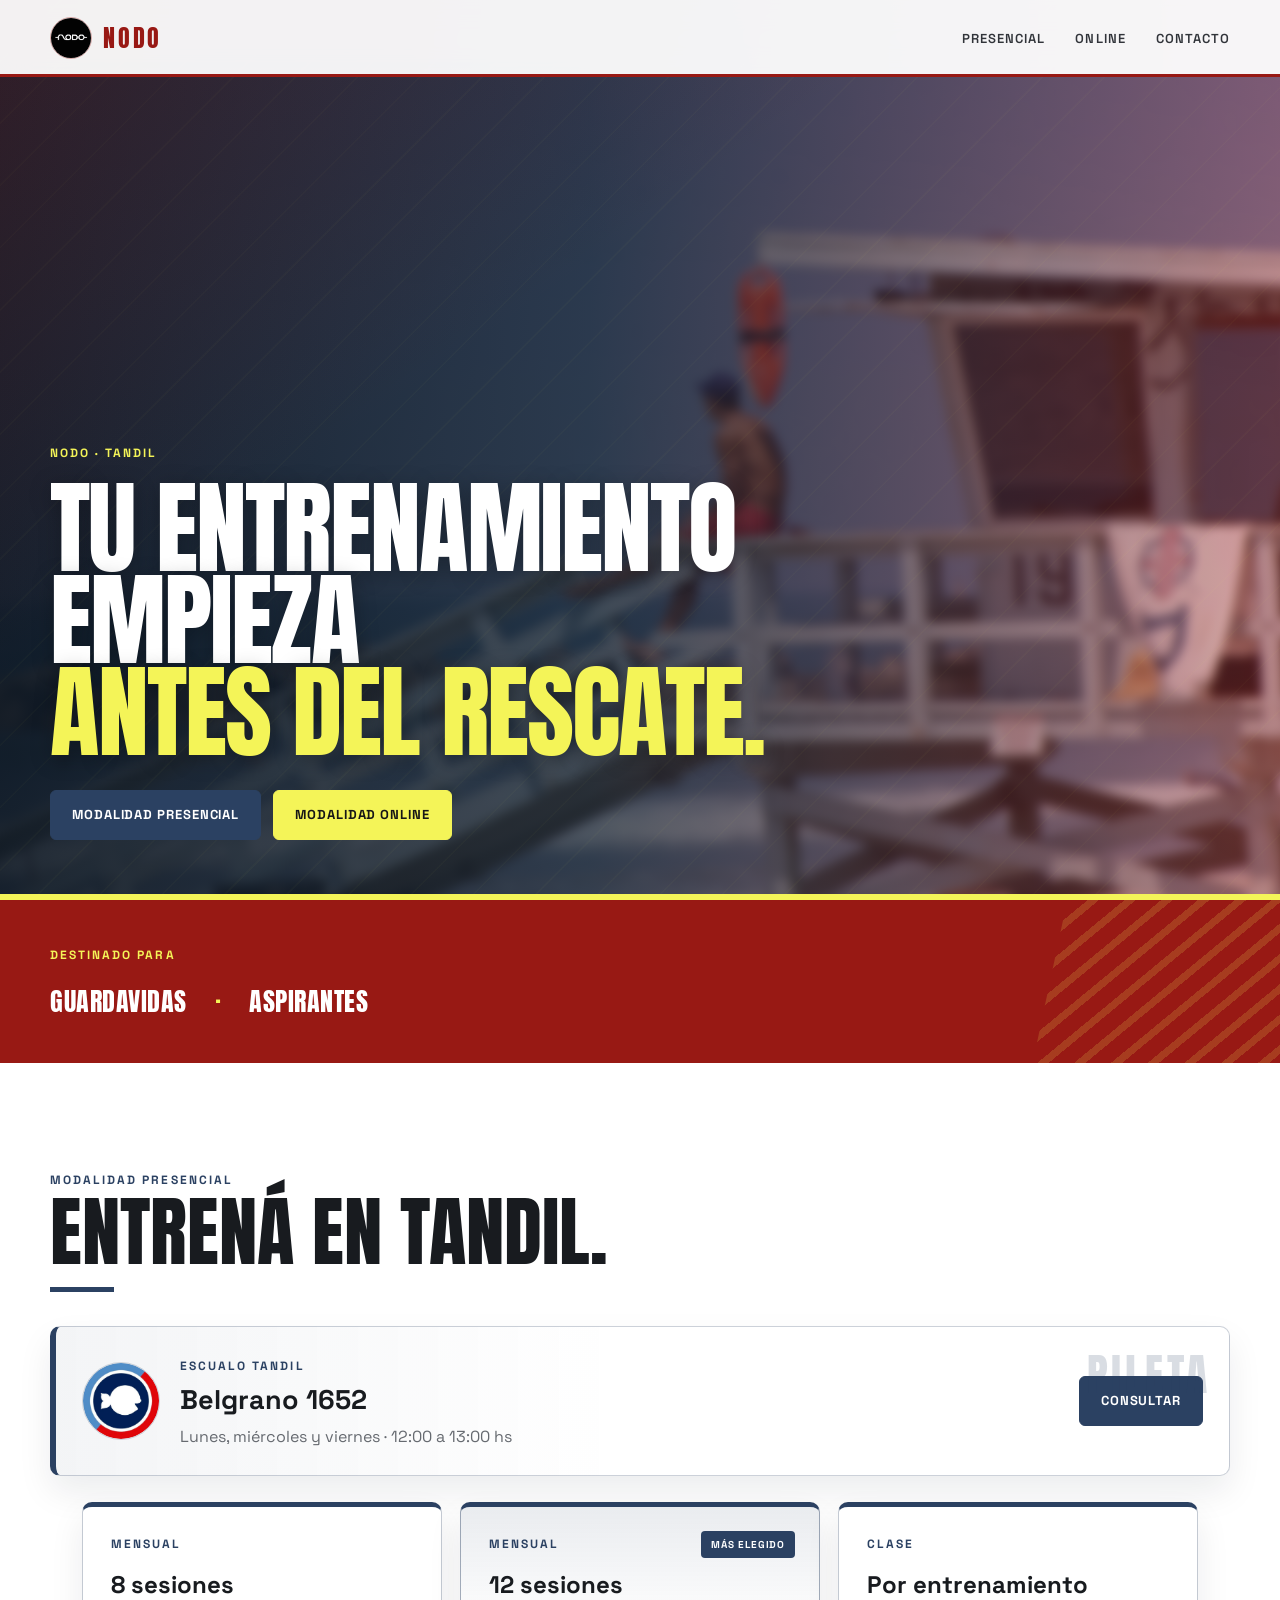
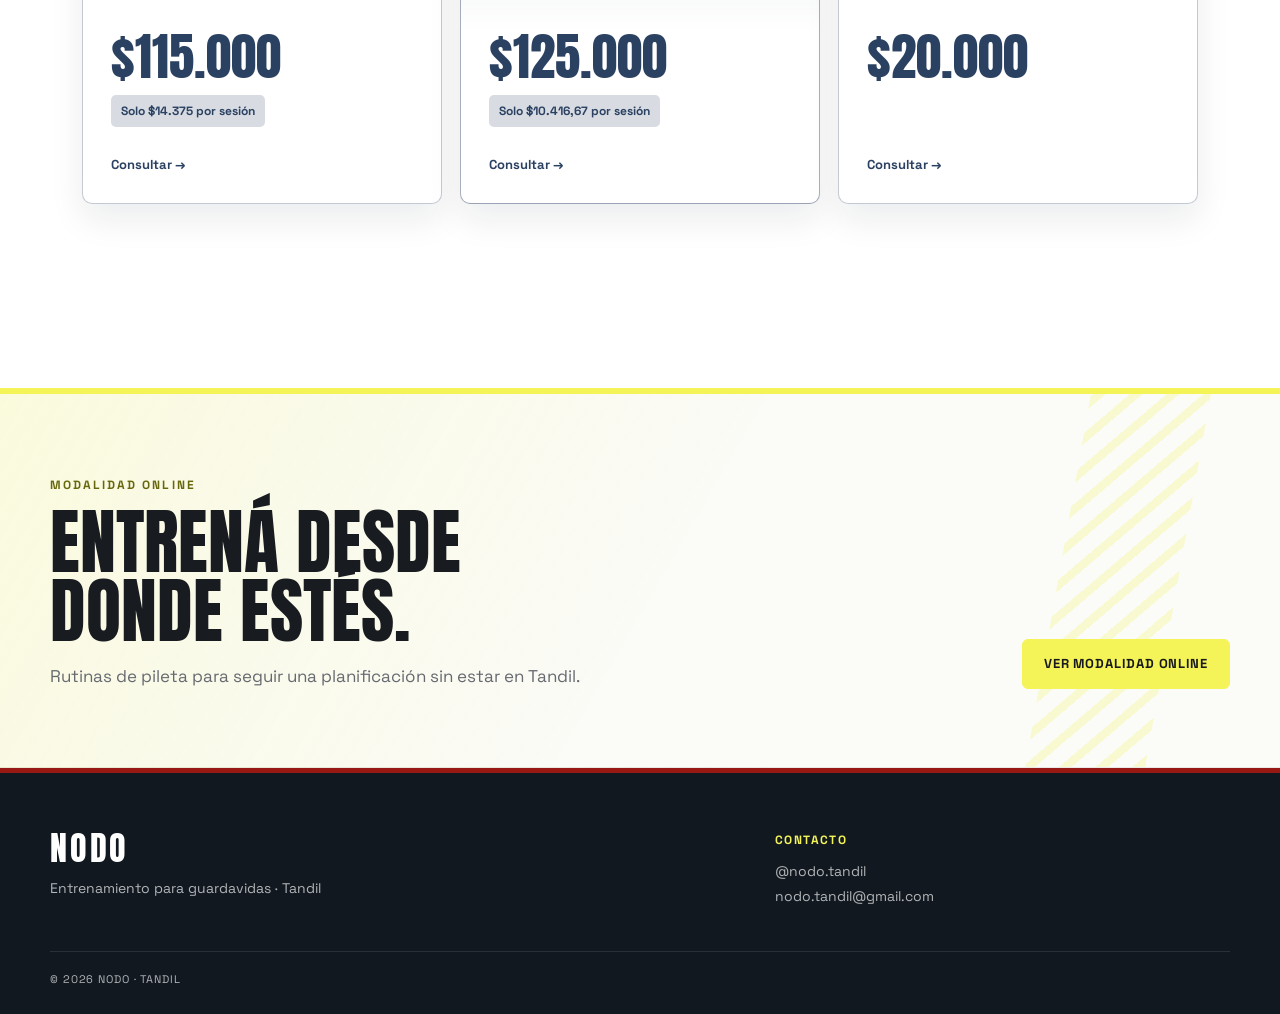
<file: index.html>
<!DOCTYPE html>
<html lang="es">
<head>
  <meta charset="UTF-8" />
  <meta name="viewport" content="width=device-width, initial-scale=1.0" />
  <meta name="description" content="NODO Tandil. Entrenamiento para guardavidas y aspirantes, presencial y online." />
  <title>NODO | Entrenamiento para Guardavidas</title>
  <link rel="icon" type="image/png" href="img/imglogo.png">
  <link rel="preconnect" href="https://fonts.googleapis.com">
  <link rel="preconnect" href="https://fonts.gstatic.com" crossorigin>
  <link href="https://fonts.googleapis.com/css2?family=Anton&family=Space+Grotesk:wght@400;500;600;700&display=swap" rel="stylesheet">
  <link rel="stylesheet" href="css/style.css" />
</head>

<body>
  <header class="header">
    <nav class="nav" aria-label="Navegación principal">
      <a class="logo-container" href="#inicio" aria-label="NODO Tandil - Inicio">
        <img class="logo-img" src="img/logo_nodo.png" alt="" />
        <span class="logo">NODO</span>
      </a>

      <button class="menu-btn" id="menuBtn" aria-label="Abrir menú" aria-expanded="false">☰</button>

      <ul class="nav-links" id="navLinks">
        <li><a href="#presencial">Presencial</a></li>
        <li><a href="rutinas.html">Online</a></li>
        <li><a href="#contacto">Contacto</a></li>
      </ul>
    </nav>
  </header>

  <main>
    <section class="hero" id="inicio">
      <div class="hero-overlay"></div>
      <div class="hero-content">
        <span class="tag">NODO · TANDIL</span>
        <h1>TU ENTRENAMIENTO EMPIEZA <em>ANTES DEL RESCATE.</em></h1>

        <div class="hero-buttons">
          <a href="#presencial" class="btn presencial-action">Modalidad presencial</a>
          <a href="rutinas.html" class="btn online-action">Modalidad online</a>
        </div>
      </div>
    </section>

    <section class="goals-section">
      <div class="goals-inner">
        <span class="eyebrow">DESTINADO PARA</span>
        <div class="goals-list" aria-label="Destinatarios">
          <span>Guardavidas</span>
          <span>Aspirantes</span>
        </div>
      </div>
    </section>

    <section class="section presencial-section" id="presencial">
      <div class="section-title">
        <span>MODALIDAD PRESENCIAL</span>
        <h2>ENTRENÁ EN TANDIL.</h2>
      </div>

      <div class="location-panel">
        <div class="location-main">
          <img src="img/logo_escualo.jpg" alt="Logo Escualo Tandil" class="logo-escualo" />
          <div>
            <span class="mini-title">ESCUALO TANDIL</span>
            <h3>Belgrano 1652</h3>
            <p>Lunes, miércoles y viernes · 12:00 a 13:00 hs</p>
          </div>
        </div>
        <a href="https://wa.me/5492494324794" target="_blank" rel="noopener" class="btn primary">Consultar</a>
      </div>

      <div class="price-grid presencial-price-grid">
        <article class="price-card">
          <span class="plan-label">MENSUAL</span>
          <h3>8 sesiones</h3>
          <p class="price">$115.000</p>
          <p class="highlight">Solo $14.375 por sesión</p>
          <a href="https://wa.me/5492494324794" target="_blank" rel="noopener" class="card-cta">Consultar →</a>
        </article>

        <article class="price-card featured">
          <span class="badge">MÁS ELEGIDO</span>
          <span class="plan-label">MENSUAL</span>
          <h3>12 sesiones</h3>
          <p class="price">$125.000</p>
          <p class="highlight">Solo $10.416,67 por sesión</p>
          <a href="https://wa.me/5492494324794" target="_blank" rel="noopener" class="card-cta">Consultar →</a>
        </article>

        <article class="price-card">
          <span class="plan-label">CLASE</span>
          <h3>Por entrenamiento</h3>
          <p class="price">$20.000</p>
          <a href="https://wa.me/5492494324794" target="_blank" rel="noopener" class="card-cta">Consultar →</a>
        </article>
      </div>
    </section>

    <section class="online-cta" id="online">
      <div class="online-cta-inner">
        <div>
          <span class="eyebrow">MODALIDAD ONLINE</span>
          <h2>ENTRENÁ DESDE<br>DONDE ESTÉS.</h2>
          <p>Rutinas de pileta para seguir una planificación sin estar en Tandil.</p>
        </div>
        <a href="rutinas.html" class="btn dark-btn">Ver modalidad online</a>
      </div>
    </section>
  </main>

  <footer class="footer" id="contacto">
    <div class="footer-container compact-footer">
      <div class="footer-brand">
        <div class="footer-logo">NODO</div>
        <p>Entrenamiento para guardavidas · Tandil</p>
      </div>

      <div class="footer-contact">
        <h3>Contacto</h3>
        <a href="https://instagram.com/nodo.tandil" target="_blank" rel="noopener">@nodo.tandil</a><br>
        <a href="mailto:nodo.tandil@gmail.com">nodo.tandil@gmail.com</a>
      </div>
    </div>

    <div class="footer-bottom">
      <p>© 2026 NODO · Tandil</p>
    </div>
  </footer>

  <script src="js/script.js"></script>
</body>
</html>
</file>
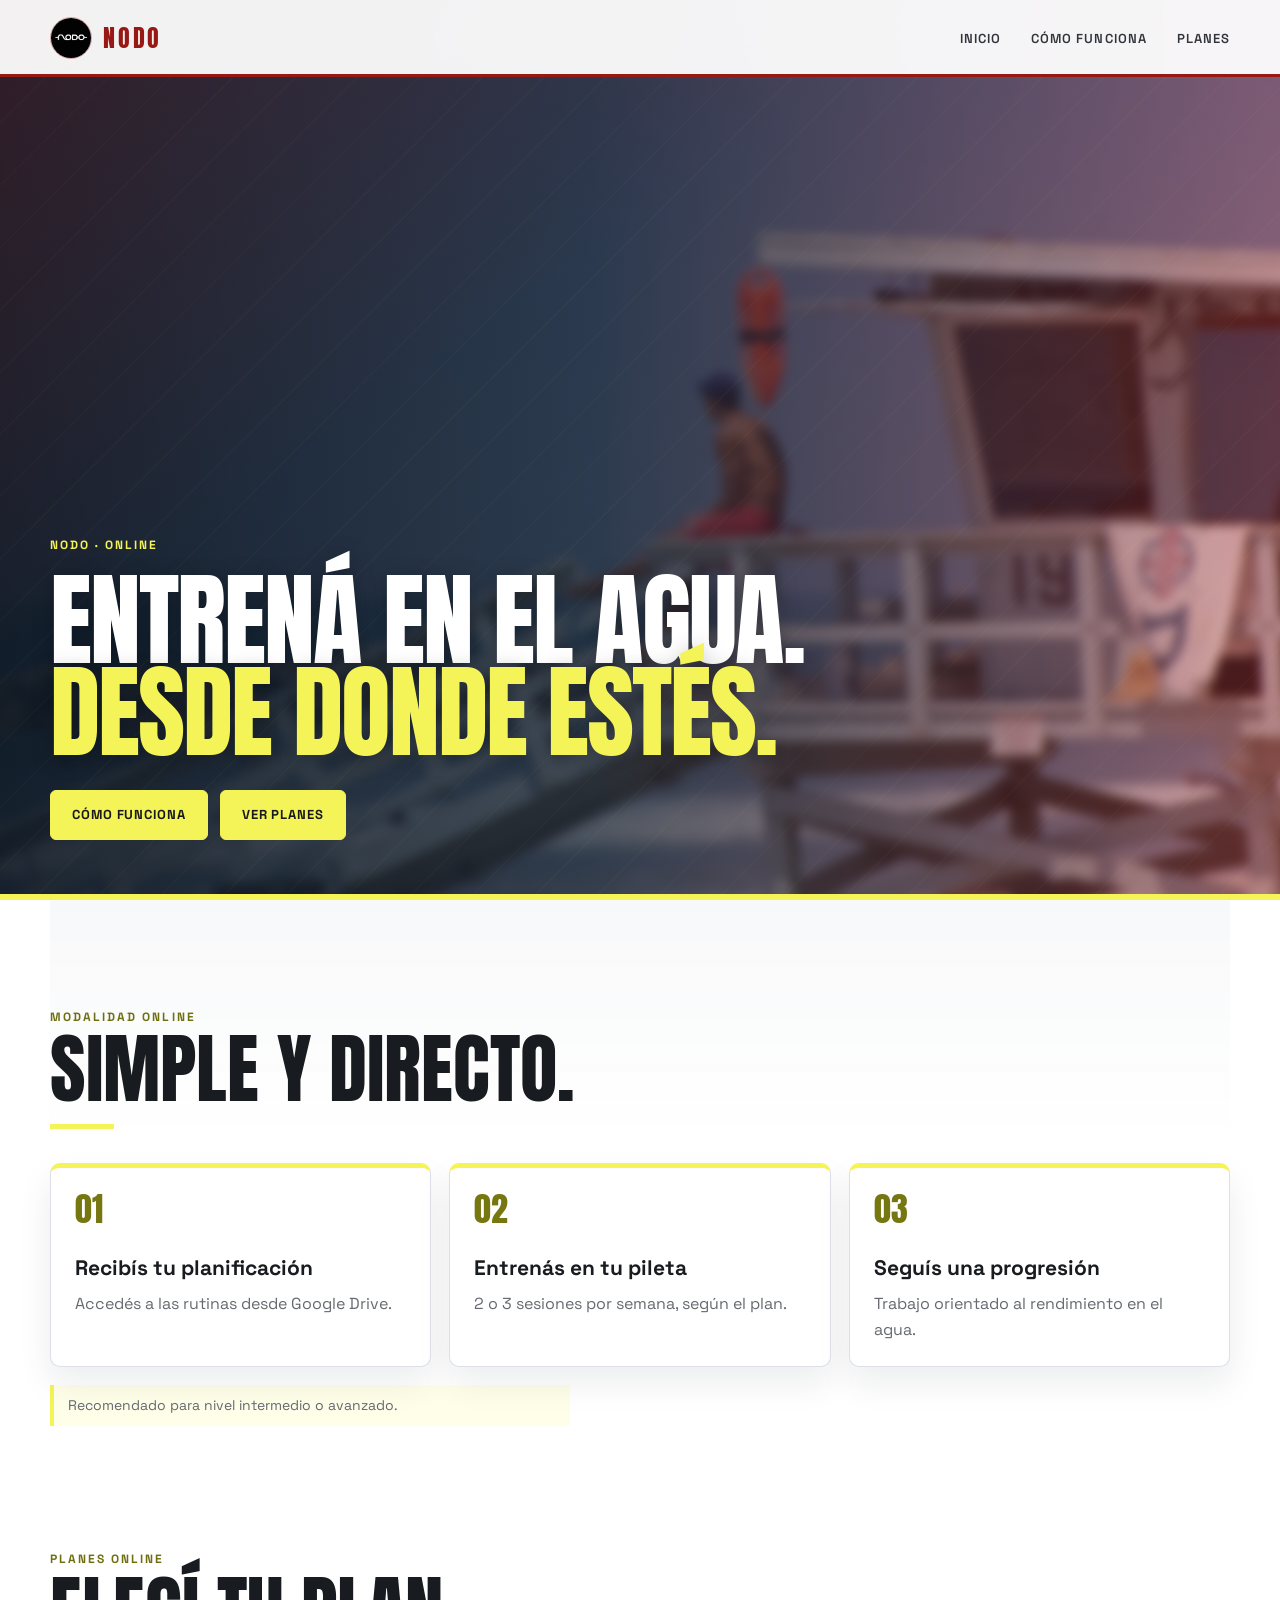
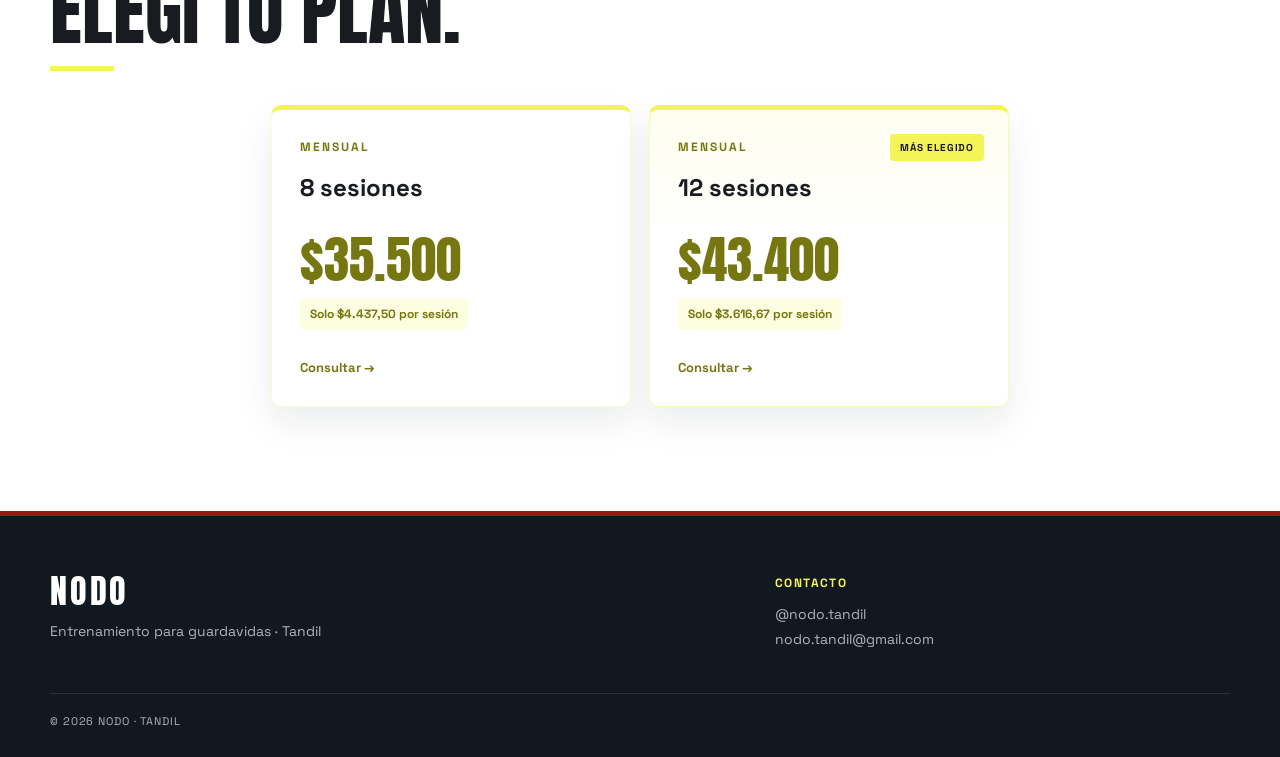
<file: rutinas.html>
<!DOCTYPE html>
<html lang="es">
<head>
  <meta charset="UTF-8" />
  <meta name="viewport" content="width=device-width, initial-scale=1.0" />
  <meta name="description" content="Rutinas online de NODO Tandil para guardavidas y aspirantes." />
  <title>NODO | Modalidad Online</title>
  <link rel="icon" type="image/png" href="img/imglogo.png">
  <link rel="preconnect" href="https://fonts.googleapis.com">
  <link rel="preconnect" href="https://fonts.gstatic.com" crossorigin>
  <link href="https://fonts.googleapis.com/css2?family=Anton&family=Space+Grotesk:wght@400;500;600;700&display=swap" rel="stylesheet">
  <link rel="stylesheet" href="css/style.css" />
  <link rel="stylesheet" href="css/rutina_style.css" />
</head>

<body>
  <header class="header">
    <nav class="nav" aria-label="Navegación principal">
      <a class="logo-container" href="index.html" aria-label="NODO Tandil - Inicio">
        <img class="logo-img" src="img/logo_nodo.png" alt="" />
        <span class="logo">NODO</span>
      </a>

      <button class="menu-btn" id="menuBtn" aria-label="Abrir menú" aria-expanded="false">☰</button>

      <ul class="nav-links" id="navLinks">
        <li><a href="index.html">Inicio</a></li>
        <li><a href="#como-funciona">Cómo funciona</a></li>
        <li><a href="#planes-online">Planes</a></li>
      </ul>
    </nav>
  </header>

  <main>
    <section class="hero hero-rutina online-hero">
      <div class="hero-overlay"></div>
      <div class="hero-content">
        <span class="tag">NODO · ONLINE</span>
        <h1>ENTRENÁ EN EL AGUA. <em>DESDE DONDE ESTÉS.</em></h1>

        <div class="hero-buttons">
          <a href="#como-funciona" class="btn primary">Cómo funciona</a>
          <a href="#planes-online" class="btn secondary">Ver planes</a>
        </div>
      </div>
    </section>

    <section class="section online-summary" id="como-funciona">
      <div class="section-title">
        <span>MODALIDAD ONLINE</span>
        <h2>SIMPLE Y DIRECTO.</h2>
      </div>

      <div class="summary-grid">
        <article>
          <span>01</span>
          <h3>Recibís tu planificación</h3>
          <p>Accedés a las rutinas desde Google Drive.</p>
        </article>

        <article>
          <span>02</span>
          <h3>Entrenás en tu pileta</h3>
          <p>2 o 3 sesiones por semana, según el plan.</p>
        </article>

        <article>
          <span>03</span>
          <h3>Seguís una progresión</h3>
          <p>Trabajo orientado al rendimiento en el agua.</p>
        </article>
      </div>

      <p class="online-note">Recomendado para nivel intermedio o avanzado.</p>
    </section>

    <section class="section plans-section" id="planes-online">
      <div class="section-title">
        <span>PLANES ONLINE</span>
        <h2>ELEGÍ TU PLAN.</h2>
      </div>

      <div class="price-grid online-price-grid">
        <article class="price-card">
          <span class="plan-label">MENSUAL</span>
          <h3>8 sesiones</h3>
          <p class="price">$35.500</p>
          <p class="highlight">Solo $4.437,50 por sesión</p>
          <a href="mailto:nodo.tandil@gmail.com" class="card-cta">Consultar →</a>
        </article>

        <article class="price-card featured">
          <span class="badge">MÁS ELEGIDO</span>
          <span class="plan-label">MENSUAL</span>
          <h3>12 sesiones</h3>
          <p class="price">$43.400</p>
          <p class="highlight">Solo $3.616,67 por sesión</p>
          <a href="mailto:nodo.tandil@gmail.com" class="card-cta">Consultar →</a>
        </article>
      </div>
    </section>
  </main>

  <footer class="footer" id="contacto">
    <div class="footer-container compact-footer">
      <div class="footer-brand">
        <div class="footer-logo">NODO</div>
        <p>Entrenamiento para guardavidas · Tandil</p>
      </div>

      <div class="footer-contact">
        <h3>Contacto</h3>
        <a href="https://instagram.com/nodo.tandil" target="_blank" rel="noopener">@nodo.tandil</a><br>
        <a href="mailto:nodo.tandil@gmail.com">nodo.tandil@gmail.com</a>
      </div>
    </div>

    <div class="footer-bottom">
      <p>© 2026 NODO · Tandil</p>
    </div>
  </footer>

  <script src="js/script.js"></script>
</body>
</html>
</file>
<file: css/style.css>
:root {
  --bg: #020202;
  --bg-soft: #0d0d0d;
  --surface: #121212;
  --surface-2: #171717;
  --primary: #981914;
  --secondary: #2b4162;
  --optional: #0b6e4f;
  --accent: #f4f458;
  --text: #e0e0e2;
  --white: #ffffff;
  --muted: #a4a4a8;
  --border: rgba(244, 244, 88, 0.18);
  --border-soft: rgba(255, 255, 255, 0.08);
  --max-width: 1180px;
  --radius-lg: 16px;
  --radius-md: 12px;
  --shadow: 0 22px 60px rgba(0, 0, 0, 0.32);
}

* {
  margin: 0;
  padding: 0;
  box-sizing: border-box;
}

html {
  scroll-behavior: smooth;
}

body {
  min-height: 100vh;
  font-family: "Space Grotesk", sans-serif;
  background: var(--bg);
  color: var(--text);
  line-height: 1.5;
}

body::before {
  content: "";
  position: fixed;
  inset: 0;
  z-index: -2;
  pointer-events: none;
  background:
    radial-gradient(circle at 12% 18%, rgba(152, 25, 20, 0.12), transparent 30%),
    radial-gradient(circle at 88% 70%, rgba(43, 65, 98, 0.14), transparent 34%);
}

a {
  color: inherit;
  text-decoration: none;
}

img {
  max-width: 100%;
  display: block;
}

button,
a {
  -webkit-tap-highlight-color: transparent;
}

/* HEADER */

.header {
  position: fixed;
  top: 0;
  left: 0;
  width: 100%;
  z-index: 50;
  background: rgba(2, 2, 2, 0.82);
  backdrop-filter: blur(16px);
  border-bottom: 1px solid var(--border-soft);
}

.nav {
  width: min(var(--max-width), calc(100% - 36px));
  min-height: 76px;
  margin: 0 auto;
  display: flex;
  align-items: center;
  justify-content: space-between;
  gap: 28px;
}

.logo-container {
  display: inline-flex;
  align-items: center;
  gap: 11px;
}

.logo-img {
  width: 42px;
  height: 42px;
  border-radius: 50%;
  object-fit: cover;
  border: 1px solid rgba(244, 244, 88, 0.35);
}

.logo,
.footer-logo {
  font-family: "Anton", sans-serif;
  color: var(--accent);
  font-size: 24px;
  line-height: 1;
  letter-spacing: 2.8px;
}

.nav-links {
  display: flex;
  align-items: center;
  gap: 30px;
  list-style: none;
}

.nav-links a {
  position: relative;
  color: rgba(224, 224, 226, 0.82);
  font-size: 13px;
  font-weight: 600;
  letter-spacing: 0.08em;
  text-transform: uppercase;
  transition: color 0.2s ease;
}

.nav-links a::after {
  content: "";
  position: absolute;
  left: 0;
  right: 100%;
  bottom: -8px;
  height: 2px;
  background: var(--accent);
  transition: right 0.2s ease;
}

.nav-links a:hover {
  color: var(--white);
}

.nav-links a:hover::after {
  right: 0;
}

.menu-btn {
  display: none;
  border: 0;
  background: transparent;
  color: var(--accent);
  font-size: 28px;
  cursor: pointer;
}

/* HERO */

.hero {
  position: relative;
  min-height: 100vh;
  display: flex;
  align-items: flex-end;
  overflow: hidden;
  isolation: isolate;
  background:
    linear-gradient(90deg, rgba(2, 2, 2, 0.88) 0%, rgba(2, 2, 2, 0.63) 48%, rgba(2, 2, 2, 0.34) 100%),
    url("../img/fondo_principal.jpeg") center 36% / cover no-repeat;
}

.hero::after {
  content: "";
  position: absolute;
  inset: auto 0 0 0;
  height: 34%;
  z-index: -1;
  background: linear-gradient(transparent, var(--bg));
}

.hero-overlay {
  position: absolute;
  inset: 0;
  z-index: -2;
  background:
    linear-gradient(135deg, rgba(152, 25, 20, 0.12), transparent 34%),
    repeating-linear-gradient(
      90deg,
      transparent 0,
      transparent calc(25% - 1px),
      rgba(255, 255, 255, 0.025) 25%
    );
}

.hero-content {
  width: min(var(--max-width), calc(100% - 36px));
  margin: 0 auto;
  padding: 150px 0 54px;
}

.tag,
.eyebrow,
.mini-title,
.section-title span,
.plan-label {
  color: var(--accent);
  font-size: 12px;
  font-weight: 700;
  letter-spacing: 0.17em;
  text-transform: uppercase;
}

.hero h1,
.section-heading h2,
.focus-title h2,
.online-cta h2,
.section-title h2 {
  font-family: "Anton", sans-serif;
  font-weight: 400;
  text-transform: uppercase;
}

.hero h1 {
  max-width: 920px;
  margin-top: 18px;
  font-size: clamp(54px, 8vw, 112px);
  line-height: 0.9;
  letter-spacing: -0.02em;
  color: var(--white);
}

.hero h1 em {
  display: block;
  color: var(--accent);
  font-style: normal;
}

.hero > .hero-content > p {
  max-width: 690px;
  margin-top: 26px;
  color: rgba(224, 224, 226, 0.82);
  font-size: clamp(16px, 1.8vw, 20px);
}

.hero-buttons {
  display: flex;
  flex-wrap: wrap;
  gap: 12px;
  margin-top: 32px;
}

.btn {
  display: inline-flex;
  align-items: center;
  justify-content: center;
  min-height: 48px;
  padding: 13px 21px;
  border: 1px solid transparent;
  border-radius: 10px;
  font-size: 13px;
  font-weight: 700;
  letter-spacing: 0.04em;
  transition: transform 0.2s ease, background 0.2s ease, color 0.2s ease, border-color 0.2s ease;
}

.btn:hover {
  transform: translateY(-2px);
}

.primary {
  background: var(--accent);
  color: #020202;
}

.primary:hover {
  background: #ffff77;
}

.secondary {
  border-color: rgba(244, 244, 88, 0.55);
  background: rgba(2, 2, 2, 0.46);
  color: var(--accent);
}

.secondary:hover {
  border-color: var(--accent);
  background: var(--accent);
  color: #020202;
}

.dark-btn {
  background: #020202;
  color: var(--accent);
  border-color: #020202;
}

.dark-btn:hover {
  background: #141414;
}

.hero-stats {
  display: grid;
  grid-template-columns: repeat(2, minmax(0, 1fr));
  gap: 1px;
  max-width: 620px;
  margin-top: 70px;
  border: 1px solid var(--border-soft);
  border-radius: var(--radius-md);
  overflow: hidden;
  background: var(--border-soft);
}

.hero-stats > div {
  display: flex;
  align-items: center;
  gap: 13px;
  min-height: 78px;
  padding: 16px 18px;
  background: rgba(8, 8, 8, 0.78);
  backdrop-filter: blur(8px);
}

.hero-stats strong {
  color: var(--accent);
  font-family: "Anton", sans-serif;
  font-size: 27px;
  font-weight: 400;
}

.hero-stats span {
  color: rgba(224, 224, 226, 0.78);
  font-size: 12px;
  font-weight: 600;
  text-transform: uppercase;
}

/* SECTIONS */

.section {
  width: min(var(--max-width), calc(100% - 36px));
  margin: 0 auto;
  padding: 104px 0;
}

.section-heading {
  display: grid;
  grid-template-columns: 1.25fr 0.75fr;
  gap: 70px;
  align-items: end;
  margin-bottom: 50px;
}

.section-heading.compact {
  margin-bottom: 38px;
}

.section-heading h2,
.focus-title h2,
.online-cta h2,
.section-title h2 {
  margin-top: 12px;
  color: var(--white);
  font-size: clamp(42px, 5.6vw, 72px);
  line-height: 0.96;
}

.section-lead {
  color: var(--muted);
  font-size: 17px;
  line-height: 1.72;
}

/* PROGRAM CARDS */

.cards {
  display: grid;
  grid-template-columns: repeat(2, 1fr);
  gap: 16px;
}

.card {
  position: relative;
  min-height: 285px;
  padding: 30px;
  overflow: hidden;
  border: 1px solid var(--border-soft);
  border-radius: var(--radius-lg);
  background:
    linear-gradient(145deg, rgba(255, 255, 255, 0.035), transparent 56%),
    var(--surface);
  box-shadow: var(--shadow);
}

.card::before {
  content: "";
  position: absolute;
  inset: 0 auto auto 0;
  width: 5px;
  height: 100%;
  background: var(--accent);
}

.card:nth-child(2)::before {
  background: var(--primary);
}

.card:nth-child(3)::before {
  background: var(--secondary);
}

.card-number {
  display: inline-block;
  color: rgba(255, 255, 255, 0.2);
  font-family: "Anton", sans-serif;
  font-size: 54px;
  line-height: 1;
}

.card h3 {
  margin-top: 32px;
  color: var(--white);
  font-size: 27px;
}

.card p {
  margin-top: 12px;
  color: var(--muted);
  line-height: 1.7;
}

/* FOCUS */

.focus-section {
  border-block: 1px solid var(--border-soft);
  background:
    linear-gradient(135deg, rgba(43, 65, 98, 0.15), transparent 36%),
    #080808;
}

.focus-inner {
  width: min(var(--max-width), calc(100% - 36px));
  margin: 0 auto;
  padding: 102px 0;
}

.focus-grid {
  display: grid;
  grid-template-columns: repeat(2, 1fr);
  margin-top: 48px;
  border: 1px solid var(--border-soft);
  border-radius: var(--radius-lg);
  overflow: hidden;
}

.focus-grid article {
  min-height: 220px;
  padding: 30px;
  border-right: 1px solid var(--border-soft);
  border-bottom: 1px solid var(--border-soft);
  background: rgba(255, 255, 255, 0.018);
}

.focus-grid article:nth-child(2n) {
  border-right: 0;
}

.focus-grid article:nth-last-child(-n + 2) {
  border-bottom: 0;
}

.focus-grid article > span {
  color: var(--accent);
  font-size: 11px;
  font-weight: 700;
  letter-spacing: 0.15em;
}

.focus-grid h3 {
  margin-top: 28px;
  color: var(--white);
  font-size: 24px;
}

.focus-grid p {
  max-width: 470px;
  margin-top: 10px;
  color: var(--muted);
  line-height: 1.7;
}

/* LOCATION */

.location-panel {
  display: flex;
  align-items: center;
  justify-content: space-between;
  gap: 28px;
  padding: 26px;
  border: 1px solid var(--border);
  border-radius: var(--radius-lg);
  background:
    radial-gradient(circle at 90% 50%, rgba(244, 244, 88, 0.08), transparent 30%),
    var(--surface);
}

.location-main {
  display: flex;
  align-items: center;
  gap: 20px;
}

.logo-escualo {
  width: 78px;
  height: 78px;
  object-fit: cover;
  border-radius: 50%;
  border: 1px solid var(--border-soft);
}

.location-main h3 {
  margin-top: 3px;
  color: var(--white);
  font-size: 27px;
}

.location-main p {
  margin-top: 5px;
  color: var(--muted);
}

/* PLANS */

.plans-section {
  padding-top: 48px;
}

.section-title {
  margin-bottom: 34px;
}

.section-title h2 {
  margin-top: 4px;
  font-size: clamp(48px, 6vw, 82px);
}

.price-grid {
  display: grid;
  grid-template-columns: repeat(3, 1fr);
  gap: 16px;
}

.price-card {
  position: relative;
  display: flex;
  flex-direction: column;
  min-height: 270px;
  padding: 26px;
  border: 1px solid var(--border-soft);
  border-radius: var(--radius-lg);
  background: var(--surface);
  overflow: hidden;
  transition: transform 0.2s ease, border-color 0.2s ease;
}

.price-card:hover {
  transform: translateY(-4px);
  border-color: rgba(244, 244, 88, 0.42);
}

.price-card.featured {
  border-color: rgba(244, 244, 88, 0.56);
  background:
    linear-gradient(180deg, rgba(244, 244, 88, 0.08), transparent 34%),
    var(--surface);
}

.price-card h3 {
  max-width: 85%;
  margin-top: 14px;
  color: var(--white);
  font-size: 24px;
}

.price {
  margin-top: 28px;
  color: var(--white);
  font-family: "Anton", sans-serif;
  font-size: clamp(42px, 4vw, 56px);
  font-weight: 400;
  line-height: 1;
}

.price-caption,
.combo-copy {
  margin-top: 14px;
  color: var(--muted);
  line-height: 1.6;
}

.price-card ul {
  display: grid;
  gap: 9px;
  margin-top: 20px;
  padding-left: 18px;
  color: var(--muted);
}

.price-card li::marker {
  color: var(--accent);
}

.highlight {
  align-self: flex-start;
  margin-top: 13px;
  padding: 7px 10px;
  border-radius: 999px;
  background: rgba(11, 110, 79, 0.2);
  color: #9ce7cf;
  font-size: 12px;
  font-weight: 700;
}

.badge {
  position: absolute;
  top: 24px;
  right: 24px;
  padding: 6px 10px;
  border-radius: 999px;
  background: var(--accent);
  color: #020202;
  font-size: 10px;
  font-weight: 800;
  letter-spacing: 0.08em;
}

.card-cta {
  margin-top: auto;
  padding-top: 28px;
  color: var(--accent);
  font-size: 13px;
  font-weight: 700;
}

.card-cta:hover {
  color: var(--white);
}

/* ONLINE CTA */

.online-cta {
  margin-top: 80px;
  background: var(--accent);
  color: #020202;
}

.online-cta-inner {
  width: min(var(--max-width), calc(100% - 36px));
  margin: 0 auto;
  padding: 78px 0;
  display: flex;
  align-items: end;
  justify-content: space-between;
  gap: 50px;
}

.online-cta .eyebrow {
  color: var(--primary);
}

.online-cta h2 {
  color: #020202;
}

.online-cta p {
  max-width: 680px;
  margin-top: 18px;
  color: rgba(2, 2, 2, 0.74);
  font-size: 17px;
}

/* RUTINAS HERO SHARED */

.hero-rutina {
  background:
    linear-gradient(90deg, rgba(2, 2, 2, 0.9) 0%, rgba(2, 2, 2, 0.58) 56%, rgba(2, 2, 2, 0.44) 100%),
    url("../img/fondo_principal.jpeg") center 44% / cover no-repeat;
}

/* FOOTER */

.footer {
  border-top: 1px solid var(--border-soft);
  background: #050505;
}

.footer-container {
  width: min(var(--max-width), calc(100% - 36px));
  margin: 0 auto;
  padding: 58px 0 42px;
  display: grid;
  grid-template-columns: 1.5fr repeat(3, 1fr);
  gap: 42px;
}

.footer-logo {
  margin-bottom: 12px;
  font-size: 34px;
}

.footer p,
.footer a {
  color: var(--muted);
  font-size: 14px;
  line-height: 1.7;
}

.footer a:hover {
  color: var(--accent);
}

.footer h3 {
  margin-bottom: 10px;
  color: var(--white);
  font-size: 12px;
  letter-spacing: 0.12em;
  text-transform: uppercase;
}

.footer-bottom {
  width: min(var(--max-width), calc(100% - 36px));
  margin: 0 auto;
  padding: 18px 0 26px;
  display: flex;
  justify-content: space-between;
  gap: 20px;
  border-top: 1px solid var(--border-soft);
}

.footer-bottom p {
  font-size: 11px;
  letter-spacing: 0.08em;
  text-transform: uppercase;
}

/* RESPONSIVE */

@media (max-width: 960px) {
  .section-heading {
    grid-template-columns: 1fr;
    gap: 22px;
  }

  .cards,
  .price-grid {
    grid-template-columns: 1fr;
  }

  .card {
    min-height: 240px;
  }

  .price-card {
    min-height: 330px;
  }

  .online-cta-inner {
    align-items: flex-start;
    flex-direction: column;
  }

  .footer-container {
    grid-template-columns: repeat(2, 1fr);
  }
}

@media (max-width: 760px) {
  .nav {
    min-height: 70px;
  }

  .menu-btn {
    display: block;
  }

  .nav-links {
    position: absolute;
    top: 70px;
    left: 18px;
    right: 18px;
    display: none;
    flex-direction: column;
    align-items: stretch;
    gap: 0;
    padding: 10px;
    border: 1px solid var(--border-soft);
    border-radius: 18px;
    background: rgba(12, 12, 12, 0.98);
    box-shadow: var(--shadow);
  }

  .nav-links.active {
    display: flex;
  }

  .nav-links li + li {
    border-top: 1px solid var(--border-soft);
  }

  .nav-links a {
    display: block;
    padding: 14px 10px;
  }

  .nav-links a::after {
    display: none;
  }

  .hero {
    min-height: auto;
    background-position: 62% 40%;
  }

  .hero-content {
    padding-top: 145px;
    padding-bottom: 34px;
  }

  .hero h1 {
    font-size: clamp(50px, 15vw, 74px);
  }

  .hero-stats {
    grid-template-columns: 1fr;
    margin-top: 46px;
  }

  .hero-stats > div {
    min-height: 66px;
  }

  .section,
  .focus-inner {
    padding-top: 78px;
    padding-bottom: 78px;
  }

  .focus-grid {
    grid-template-columns: 1fr;
  }

  .focus-grid article,
  .focus-grid article:nth-child(2n),
  .focus-grid article:nth-last-child(-n + 2) {
    border-right: 0;
    border-bottom: 1px solid var(--border-soft);
  }

  .focus-grid article:last-child {
    border-bottom: 0;
  }

  .location-panel {
    align-items: flex-start;
    flex-direction: column;
  }

  .location-main {
    align-items: flex-start;
  }

  .footer-container {
    grid-template-columns: 1fr;
  }

  .footer-bottom {
    flex-direction: column;
    gap: 4px;
  }
}

@media (max-width: 480px) {
  .nav,
  .hero-content,
  .section,
  .focus-inner,
  .online-cta-inner,
  .footer-container,
  .footer-bottom {
    width: min(100% - 28px, var(--max-width));
  }

  .logo-img {
    width: 38px;
    height: 38px;
  }

  .logo {
    font-size: 21px;
  }

  .hero h1 {
    font-size: clamp(46px, 15.8vw, 68px);
  }

  .hero > .hero-content > p {
    font-size: 16px;
  }

  .hero-buttons,
  .hero-buttons .btn {
    width: 100%;
  }

  .section-heading h2,
  .focus-title h2,
  .online-cta h2 {
    font-size: 46px;
  }

  .card,
  .price-card {
    padding: 24px;
    border-radius: 22px;
  }

  .location-main {
    flex-direction: column;
  }

  .location-panel .btn {
    width: 100%;
  }

  .badge {
    position: static;
    align-self: flex-start;
    margin-bottom: 4px;
  }

  .price-card h3 {
    max-width: 100%;
  }

  .online-cta-inner {
    padding: 60px 0;
  }
}


/* UX: contenido más simple y jerarquizado */

.goals-section {
  border-bottom: 1px solid var(--border-soft);
  background: #080808;
}

.goals-inner {
  width: min(var(--max-width), calc(100% - 36px));
  margin: 0 auto;
  padding: 42px 0;
}

.goals-list {
  display: flex;
  flex-wrap: wrap;
  gap: 12px 28px;
  margin-top: 16px;
}

.goals-list span {
  color: var(--white);
  font-size: clamp(18px, 2.2vw, 26px);
  font-weight: 600;
}

.goals-list span:not(:last-child)::after {
  content: "·";
  margin-left: 28px;
  color: var(--accent);
}

.presencial-section {
  padding-bottom: 104px;
}

.presencial-price-grid {
  margin-top: 26px;
}

.compact-footer {
  grid-template-columns: 1.5fr 1fr;
}

@media (max-width: 760px) {
  .goals-inner {
    width: min(100% - 28px, var(--max-width));
    padding: 34px 0;
  }

  .goals-list {
    display: grid;
    gap: 8px;
  }

  .goals-list span:not(:last-child)::after {
    content: "";
    margin: 0;
  }

  .compact-footer {
    grid-template-columns: 1fr;
  }
}


/* IDENTIDAD NODO — rojo como color principal */
:root {
  --primary: #981914;
  --primary-hover: #b5221c;
  --signal: #f4f458;
  --accent: var(--primary);
  --border: rgba(152, 25, 20, 0.32);
}

body::before {
  background:
    radial-gradient(circle at 12% 18%, rgba(152, 25, 20, 0.16), transparent 30%),
    radial-gradient(circle at 88% 72%, rgba(152, 25, 20, 0.07), transparent 30%);
}

.logo-img {
  border-color: rgba(152, 25, 20, 0.52);
}

.logo,
.footer-logo {
  color: var(--white);
}

.nav-links a::after {
  background: var(--primary);
}

.menu-btn {
  color: var(--primary);
}

.hero-overlay {
  background:
    linear-gradient(135deg, rgba(152, 25, 20, 0.19), transparent 38%),
    repeating-linear-gradient(
      90deg,
      transparent 0,
      transparent calc(25% - 1px),
      rgba(255, 255, 255, 0.022) 25%
    );
}

.hero h1 em {
  color: var(--primary);
}

.tag,
.eyebrow,
.mini-title,
.section-title span,
.plan-label {
  color: var(--primary);
}

.primary {
  background: var(--primary);
  color: var(--white);
}

.primary:hover {
  background: var(--primary-hover);
}

.secondary {
  border-color: rgba(152, 25, 20, 0.72);
  background: rgba(2, 2, 2, 0.52);
  color: var(--white);
}

.secondary:hover {
  border-color: var(--primary);
  background: var(--primary);
  color: var(--white);
}

.location-panel {
  border-color: rgba(152, 25, 20, 0.3);
  background:
    radial-gradient(circle at 90% 50%, rgba(152, 25, 20, 0.10), transparent 30%),
    var(--surface);
}

.price-card:hover {
  border-color: rgba(152, 25, 20, 0.62);
}

.price-card.featured {
  border-color: rgba(152, 25, 20, 0.72);
  background:
    linear-gradient(180deg, rgba(152, 25, 20, 0.12), transparent 38%),
    var(--surface);
}

.highlight {
  background: rgba(244, 244, 88, 0.10);
  color: var(--signal);
}

.badge {
  background: var(--signal);
  color: #020202;
}

.card-cta {
  color: #d75550;
}

.card-cta:hover {
  color: var(--white);
}

.online-cta {
  margin-top: 80px;
  color: var(--text);
  background:
    linear-gradient(120deg, rgba(152, 25, 20, 0.14), transparent 45%),
    #090909;
  border-top: 1px solid rgba(152, 25, 20, 0.45);
  border-bottom: 1px solid var(--border-soft);
}

.online-cta .eyebrow {
  color: var(--primary);
}

.online-cta h2 {
  color: var(--white);
}

.online-cta p {
  color: var(--muted);
}

.dark-btn {
  background: var(--primary);
  color: var(--white);
  border-color: var(--primary);
}

.dark-btn:hover {
  background: var(--primary-hover);
}

.footer a:hover {
  color: #d75550;
}

.goals-list span:not(:last-child)::after {
  color: var(--signal);
}


/* =========================================================
   NODO / EXPERIENCIA GUARDAVIDAS
   Rojo = rescate · Azul = agua · Amarillo = señal
   ========================================================= */

:root {
  --bg: #ffffff;
  --bg-soft: #f5f6f7;
  --surface: #ffffff;
  --surface-2: #f2f3f4;
  --primary: #981914;
  --primary-hover: #b5221c;
  --secondary: #2b4162;
  --signal: #f4f458;
  --accent: #981914;
  --text: #17191c;
  --white: #ffffff;
  --muted: #666a70;
  --border: rgba(152, 25, 20, 0.20);
  --border-soft: rgba(23, 25, 28, 0.10);
  --shadow: 0 16px 34px rgba(19, 28, 39, 0.08);
}

body {
  background: var(--bg);
  color: var(--text);
}

body::before {
  display: none;
}

/* HEADER CLARO Y DE RESCATE */

.header {
  background: rgba(255, 255, 255, 0.94);
  backdrop-filter: blur(14px);
  border-bottom: 1px solid rgba(23, 25, 28, 0.08);
}

.header::after {
  content: "";
  position: absolute;
  left: 0;
  right: 0;
  bottom: -1px;
  height: 3px;
  background: var(--primary);
}

.logo-img {
  border-color: rgba(152, 25, 20, 0.34);
}

.logo,
.footer-logo {
  color: var(--primary);
}

.nav-links a {
  color: #31343a;
}

.nav-links a:hover {
  color: var(--primary);
}

.nav-links a::after {
  background: var(--primary);
}

.menu-btn {
  color: var(--primary);
}

/* HERO: FOTO + CONTRASTE + SENSACIÓN DE RESCATE */

.hero,
.hero-rutina {
  min-height: 100vh;
  background: none;
  border-bottom: 6px solid var(--signal);
}

.hero::before {
  content: "";
  position: absolute;
  inset: -10px;
  z-index: -4;
  background: url("../img/fondo_principal.jpeg") center 38% / cover no-repeat;
  filter: blur(5px) saturate(0.88) contrast(1.04);
  transform: scale(1.05);
}

.hero::after {
  content: "";
  position: absolute;
  inset: 0;
  height: auto;
  z-index: -3;
  background:
    linear-gradient(90deg,
      rgba(10, 20, 31, 0.90) 0%,
      rgba(15, 27, 40, 0.74) 46%,
      rgba(152, 25, 20, 0.40) 100%);
}

.hero-overlay {
  z-index: -2;
  background:
    linear-gradient(145deg, rgba(152, 25, 20, 0.24), transparent 38%),
    repeating-linear-gradient(
      135deg,
      transparent 0,
      transparent 42px,
      rgba(244, 244, 88, 0.025) 43px,
      rgba(244, 244, 88, 0.025) 44px
    );
}

.hero-content {
  position: relative;
  z-index: 1;
}

.hero .tag {
  color: var(--signal);
}

.hero h1 {
  color: var(--white);
  text-shadow: 0 4px 22px rgba(0, 0, 0, 0.28);
}

.hero h1 em {
  color: var(--signal);
}

.hero .primary {
  background: var(--primary);
  color: var(--white);
  border-color: var(--primary);
}

.hero .primary:hover {
  background: var(--primary-hover);
}

.hero .secondary {
  border-color: rgba(255, 255, 255, 0.74);
  background: rgba(8, 16, 25, 0.38);
  color: var(--white);
}

.hero .secondary:hover {
  background: var(--white);
  border-color: var(--white);
  color: var(--primary);
}

/* BOTONES GENERALES */

.btn {
  border-radius: 6px;
  min-height: 50px;
  text-transform: uppercase;
  letter-spacing: 0.07em;
}

.primary {
  background: var(--primary);
  color: var(--white);
}

.primary:hover {
  background: var(--primary-hover);
}

.secondary {
  background: transparent;
  border-color: var(--primary);
  color: var(--primary);
}

.secondary:hover {
  background: var(--primary);
  color: var(--white);
}

/* DESTINADO PARA: BLOQUE DE IMPACTO ROJO */

.goals-section {
  position: relative;
  background: var(--primary);
  border-bottom: 0;
  color: var(--white);
  overflow: hidden;
}

.goals-section::after {
  content: "";
  position: absolute;
  top: 0;
  right: -80px;
  width: 310px;
  height: 100%;
  opacity: 0.16;
  background:
    repeating-linear-gradient(
      -45deg,
      var(--signal) 0,
      var(--signal) 8px,
      transparent 8px,
      transparent 26px
    );
  transform: skewX(-12deg);
}

.goals-inner {
  position: relative;
  z-index: 1;
}

.goals-section .eyebrow {
  color: var(--signal);
}

.goals-list span {
  color: var(--white);
  font-family: "Anton", sans-serif;
  font-weight: 400;
  text-transform: uppercase;
  letter-spacing: 0.02em;
}

.goals-list span:not(:last-child)::after {
  color: var(--signal);
}

/* SECCIONES CLARAS */

.section {
  color: var(--text);
}

.section-title span,
.eyebrow,
.mini-title,
.plan-label {
  color: var(--primary);
}

.section-title h2,
.section-heading h2,
.location-main h3,
.price-card h3 {
  color: #181b1f;
}

.section-title {
  position: relative;
}

.section-title::after {
  content: "";
  display: block;
  width: 64px;
  height: 5px;
  margin-top: 18px;
  background: linear-gradient(90deg, var(--primary) 0 72%, var(--signal) 72% 100%);
}

.section-lead,
.location-main p,
.price-caption,
.combo-copy {
  color: var(--muted);
}

/* UBICACIÓN: AGUA COMO APOYO VISUAL */

.presencial-section {
  background: var(--white);
}

.location-panel {
  position: relative;
  border: 1px solid rgba(43, 65, 98, 0.18);
  border-left: 6px solid var(--secondary);
  border-radius: 10px;
  background:
    linear-gradient(90deg, rgba(43, 65, 98, 0.055), transparent 48%),
    var(--white);
  box-shadow: var(--shadow);
}

.location-panel::after {
  content: "PILETA";
  position: absolute;
  top: 14px;
  right: 18px;
  color: rgba(43, 65, 98, 0.18);
  font-family: "Anton", sans-serif;
  font-size: 44px;
  letter-spacing: 0.08em;
  pointer-events: none;
}

.logo-escualo {
  border-color: rgba(43, 65, 98, 0.20);
}

/* PLANES: LIMPIOS, CON CÓDIGO DE RESCATE */

.price-grid {
  gap: 18px;
}

.price-card {
  min-height: 270px;
  border: 1px solid rgba(23, 25, 28, 0.10);
  border-top: 5px solid var(--primary);
  border-radius: 10px;
  background: var(--white);
  box-shadow: var(--shadow);
}

.price-card:hover {
  transform: translateY(-4px);
  border-color: rgba(152, 25, 20, 0.32);
  border-top-color: var(--primary);
}

.price-card.featured {
  border: 1px solid rgba(152, 25, 20, 0.38);
  border-top: 5px solid var(--primary);
  background:
    linear-gradient(180deg, rgba(152, 25, 20, 0.055), transparent 42%),
    var(--white);
}

.price {
  color: #17191c;
}

.highlight {
  background: rgba(244, 244, 88, 0.34);
  color: #3b3b13;
  border-radius: 5px;
}

.badge {
  background: var(--signal);
  color: #17191c;
  border-radius: 4px;
}

.card-cta {
  color: var(--primary);
}

.card-cta:hover {
  color: var(--secondary);
}

/* ONLINE: AZUL = AGUA, ROJO = NODO */

.online-cta {
  position: relative;
  margin-top: 80px;
  overflow: hidden;
  background: var(--secondary);
  color: var(--white);
  border-top: 6px solid var(--primary);
  border-bottom: 0;
}

.online-cta::after {
  content: "";
  position: absolute;
  right: -100px;
  bottom: -120px;
  width: 430px;
  height: 260px;
  border: 34px solid rgba(255, 255, 255, 0.055);
  border-radius: 50%;
  transform: rotate(-12deg);
}

.online-cta-inner {
  position: relative;
  z-index: 1;
}

.online-cta .eyebrow {
  color: var(--signal);
}

.online-cta h2 {
  color: var(--white);
}

.online-cta p {
  color: rgba(255, 255, 255, 0.74);
}

.dark-btn {
  background: var(--primary);
  color: var(--white);
  border-color: var(--primary);
}

.dark-btn:hover {
  background: var(--white);
  color: var(--primary);
  border-color: var(--white);
}

/* FOOTER */

.footer {
  background: #111820;
  border-top: 5px solid var(--primary);
}

.footer-logo {
  color: var(--white);
}

.footer h3 {
  color: var(--signal);
}

.footer p,
.footer a {
  color: rgba(255, 255, 255, 0.68);
}

.footer a:hover {
  color: var(--white);
}

.footer-bottom {
  border-top-color: rgba(255, 255, 255, 0.10);
}

/* MOBILE */

@media (max-width: 760px) {
  .nav-links {
    background: rgba(255, 255, 255, 0.99);
    border-color: rgba(23, 25, 28, 0.10);
  }

  .nav-links li + li {
    border-top-color: rgba(23, 25, 28, 0.08);
  }

  .hero::before {
    background-position: 62% 40%;
    filter: blur(4px) saturate(0.86) contrast(1.04);
  }

  .hero::after {
    background:
      linear-gradient(180deg,
        rgba(10, 20, 31, 0.62) 0%,
        rgba(10, 20, 31, 0.80) 54%,
        rgba(10, 20, 31, 0.94) 100%);
  }

  .location-panel::after {
    font-size: 32px;
    opacity: 0.55;
  }
}

@media (max-width: 480px) {
  .price-card {
    border-radius: 8px;
  }

  .goals-section::after {
    right: -180px;
  }

  .location-panel::after {
    display: none;
  }
}


/* =========================================================
   CÓDIGO DE COLOR DE MODALIDADES
   NODO = rojo · Presencial = azul · Online = amarillo
   ========================================================= */

/* HERO: cada modalidad se reconoce desde el primer clic */

.hero .presencial-action {
  background: var(--secondary);
  border-color: var(--secondary);
  color: var(--white);
}

.hero .presencial-action:hover {
  background: #36547d;
  border-color: #36547d;
}

.hero .online-action {
  background: var(--signal);
  border-color: var(--signal);
  color: #161616;
}

.hero .online-action:hover {
  background: #ffff78;
  border-color: #ffff78;
}

/* PRESENCIAL = AZUL */

.presencial-section .section-title span,
.presencial-section .mini-title,
.presencial-section .plan-label {
  color: var(--secondary);
}

.presencial-section .section-title::after {
  background: var(--secondary);
}

.presencial-section .location-panel {
  border-color: rgba(43, 65, 98, 0.24);
  border-left-color: var(--secondary);
}

.presencial-section .location-panel .primary {
  background: var(--secondary);
  border-color: var(--secondary);
  color: var(--white);
}

.presencial-section .location-panel .primary:hover {
  background: #36547d;
  border-color: #36547d;
}

.presencial-price-grid .price-card {
  border-top-color: var(--secondary);
}

.presencial-price-grid .price-card:hover {
  border-color: rgba(43, 65, 98, 0.34);
  border-top-color: var(--secondary);
}

.presencial-price-grid .price-card.featured {
  border-color: rgba(43, 65, 98, 0.34);
  border-top-color: var(--secondary);
  background:
    linear-gradient(180deg, rgba(43, 65, 98, 0.06), transparent 42%),
    var(--white);
}

.presencial-price-grid .price {
  color: var(--secondary);
}

.presencial-price-grid .highlight {
  background: rgba(43, 65, 98, 0.10);
  color: var(--secondary);
}

.presencial-price-grid .badge {
  background: var(--secondary);
  color: var(--white);
}

.presencial-price-grid .card-cta {
  color: var(--secondary);
}

.presencial-price-grid .card-cta:hover {
  color: var(--primary);
}

/* ONLINE = AMARILLO */

.online-cta {
  color: var(--text);
  background:
    linear-gradient(120deg, rgba(244, 244, 88, 0.16), transparent 52%),
    #fbfbf7;
  border-top: 6px solid var(--signal);
  border-bottom: 1px solid rgba(23, 25, 28, 0.08);
}

.online-cta::before {
  content: "";
  position: absolute;
  top: 0;
  right: 8%;
  width: 120px;
  height: 100%;
  opacity: 0.24;
  background:
    repeating-linear-gradient(
      -45deg,
      var(--signal) 0,
      var(--signal) 9px,
      transparent 9px,
      transparent 26px
    );
  transform: skewX(-10deg);
}

.online-cta::after {
  display: none;
}

.online-cta .eyebrow {
  color: #67670e;
}

.online-cta h2 {
  color: #181b1f;
}

.online-cta p {
  color: var(--muted);
}

.online-cta .dark-btn {
  background: var(--signal);
  border-color: var(--signal);
  color: #17191c;
}

.online-cta .dark-btn:hover {
  background: #ffff78;
  border-color: #ffff78;
  color: #17191c;
}

/* Navegación: NODO sigue siendo rojo, pero las modalidades conservan su código */

.nav-links li:first-child a:hover {
  color: var(--secondary);
}

.nav-links li:first-child a::after {
  background: var(--secondary);
}

.nav-links li:nth-child(2) a:hover {
  color: #8a8a13;
}

.nav-links li:nth-child(2) a::after {
  background: var(--signal);
}

@media (max-width: 760px) {
  .online-cta::before {
    right: -40px;
    width: 100px;
  }
}


/* =========================================================
   COMPONENTE ÚNICO DE CARDS DE PRECIOS
   Misma estructura y proporciones; sólo cambia la modalidad.
   ========================================================= */

.presencial-price-grid,
.online-price-grid {
  grid-template-columns: repeat(auto-fit, minmax(280px, 360px));
  justify-content: center;
  max-width: none;
  gap: 18px;
}

.presencial-price-grid {
  --plan-accent: var(--secondary);
  --plan-ink: var(--secondary);
  --plan-rgb: 43, 65, 98;
  --plan-on-accent: #ffffff;
}

.online-price-grid {
  --plan-accent: var(--signal);
  --plan-ink: #777711;
  --plan-rgb: 244, 244, 88;
  --plan-on-accent: #17191c;
}

.presencial-price-grid .price-card,
.online-price-grid .price-card {
  width: 100%;
  min-height: 290px;
  padding: 28px;
  border: 1px solid rgba(var(--plan-rgb), 0.28);
  border-top: 5px solid var(--plan-accent);
  border-radius: 10px;
  background: var(--white);
  box-shadow: var(--shadow);
}

.presencial-price-grid .price-card:hover,
.online-price-grid .price-card:hover {
  transform: translateY(-4px);
  border-color: rgba(var(--plan-rgb), 0.48);
  border-top-color: var(--plan-accent);
}

.presencial-price-grid .price-card.featured,
.online-price-grid .price-card.featured {
  border: 1px solid rgba(var(--plan-rgb), 0.42);
  border-top: 5px solid var(--plan-accent);
  background:
    linear-gradient(180deg, rgba(var(--plan-rgb), 0.10), transparent 42%),
    var(--white);
}

.presencial-price-grid .plan-label,
.online-price-grid .plan-label {
  color: var(--plan-ink);
}

.presencial-price-grid .price-card h3,
.online-price-grid .price-card h3 {
  margin-top: 14px;
  color: #181b1f;
  font-size: 24px;
}

.presencial-price-grid .price,
.online-price-grid .price {
  margin-top: 28px;
  color: var(--plan-ink);
}

.presencial-price-grid .highlight,
.online-price-grid .highlight {
  align-self: flex-start;
  margin-top: 13px;
  padding: 7px 10px;
  border-radius: 5px;
  background: rgba(var(--plan-rgb), 0.18);
  color: var(--plan-ink);
  font-size: 12px;
  font-weight: 700;
}

.presencial-price-grid .badge,
.online-price-grid .badge {
  background: var(--plan-accent);
  color: var(--plan-on-accent);
  border-radius: 4px;
}

.presencial-price-grid .card-cta,
.online-price-grid .card-cta {
  margin-top: auto;
  padding-top: 28px;
  color: var(--plan-ink);
}

.presencial-price-grid .card-cta:hover,
.online-price-grid .card-cta:hover {
  color: var(--primary);
}

@media (max-width: 960px) {
  .presencial-price-grid,
  .online-price-grid {
    grid-template-columns: minmax(280px, 520px);
  }

  .presencial-price-grid .price-card,
  .online-price-grid .price-card {
    min-height: 270px;
  }
}
</file>
<file: css/rutina_style.css>
.online-hero {
  background-position: 56% 42%;
}

.online-summary {
  padding-bottom: 72px;
}

.summary-grid {
  display: grid;
  grid-template-columns: repeat(3, 1fr);
  gap: 14px;
}

.summary-grid article {
  min-height: 180px;
  padding: 24px;
  border: 1px solid var(--border-soft);
  border-radius: var(--radius-lg);
  background: var(--surface);
}

.summary-grid article > span {
  color: var(--accent);
  font-family: "Anton", sans-serif;
  font-size: 34px;
  line-height: 1;
}

.summary-grid h3 {
  margin-top: 22px;
  color: var(--white);
  font-size: 21px;
}

.summary-grid p {
  margin-top: 8px;
  color: var(--muted);
  line-height: 1.6;
}

.online-note {
  margin-top: 18px;
  color: var(--muted);
  font-size: 14px;
}

.online-price-grid {
  grid-template-columns: repeat(2, minmax(0, 1fr));
  max-width: 820px;
}

@media (max-width: 900px) {
  .summary-grid,
  .online-price-grid {
    grid-template-columns: 1fr;
    max-width: none;
  }

  .summary-grid article {
    min-height: 0;
  }
}


/* Modalidad online alineada con la identidad roja de NODO */
.summary-grid article {
  border-color: rgba(255, 255, 255, 0.08);
  background:
    linear-gradient(180deg, rgba(152, 25, 20, 0.04), transparent 46%),
    var(--surface);
}

.summary-grid article > span {
  color: var(--primary);
}

.online-note {
  border-left: 3px solid var(--primary);
  padding-left: 12px;
}


/* EXPERIENCIA GUARDAVIDAS — MODALIDAD ONLINE */

.online-summary {
  background:
    linear-gradient(180deg, rgba(43, 65, 98, 0.035), transparent 40%),
    var(--white);
}

.summary-grid {
  gap: 18px;
}

.summary-grid article {
  position: relative;
  overflow: hidden;
  min-height: 180px;
  border: 1px solid rgba(43, 65, 98, 0.16);
  border-top: 5px solid var(--secondary);
  border-radius: 10px;
  background: var(--white);
  box-shadow: var(--shadow);
}

.summary-grid article:nth-child(2) {
  border-top-color: var(--primary);
}

.summary-grid article:nth-child(3) {
  border-top-color: var(--secondary);
}

.summary-grid article > span {
  color: var(--primary);
}

.summary-grid article:nth-child(2) > span {
  color: var(--secondary);
}

.summary-grid h3 {
  color: #181b1f;
}

.summary-grid p,
.online-note {
  color: var(--muted);
}

.online-note {
  max-width: 520px;
  padding: 10px 14px;
  border-left: 4px solid var(--signal);
  background: rgba(43, 65, 98, 0.05);
}

.online-price-grid .price-card:first-child {
  border-top-color: var(--secondary);
}

.online-price-grid .price-card.featured {
  border-top-color: var(--primary);
}

@media (max-width: 900px) {
  .summary-grid article {
    border-radius: 8px;
  }
}


/* =========================================================
   MODALIDAD ONLINE = AMARILLO
   ========================================================= */

.online-hero .tag {
  color: var(--signal);
}

.online-hero .primary,
.online-hero .secondary {
  background: var(--signal);
  border-color: var(--signal);
  color: #17191c;
}

.online-hero .primary:hover,
.online-hero .secondary:hover {
  background: #ffff78;
  border-color: #ffff78;
  color: #17191c;
}

.online-summary .section-title span,
.plans-section .section-title span,
.online-summary .plan-label,
.plans-section .plan-label {
  color: #6f6f12;
}

.online-summary .section-title::after,
.plans-section .section-title::after {
  background: var(--signal);
}

.summary-grid article {
  border-top-color: var(--signal);
}

.summary-grid article:nth-child(2),
.summary-grid article:nth-child(3) {
  border-top-color: var(--signal);
}

.summary-grid article > span,
.summary-grid article:nth-child(2) > span {
  color: #777711;
}

.online-note {
  border-left-color: var(--signal);
  background: rgba(244, 244, 88, 0.13);
}

.online-price-grid .price-card,
.online-price-grid .price-card:first-child,
.online-price-grid .price-card.featured {
  border-top-color: var(--signal);
}

.online-price-grid .price-card.featured {
  border-color: rgba(180, 180, 34, 0.34);
  border-top-color: var(--signal);
  background:
    linear-gradient(180deg, rgba(244, 244, 88, 0.12), transparent 42%),
    var(--white);
}

.online-price-grid .highlight {
  background: rgba(244, 244, 88, 0.34);
  color: #4a4a0d;
}

.online-price-grid .badge {
  background: var(--signal);
  color: #17191c;
}

.online-price-grid .card-cta {
  color: #777711;
}

.online-price-grid .card-cta:hover {
  color: var(--primary);
}


/* Mantener exactamente el mismo componente de precios que en presencial */
.online-price-grid {
  --plan-accent: var(--signal);
  --plan-ink: #777711;
  --plan-rgb: 244, 244, 88;
  --plan-on-accent: #17191c;

  grid-template-columns: repeat(auto-fit, minmax(280px, 360px));
  justify-content: center;
  max-width: none;
  gap: 18px;
}

.online-price-grid .price-card,
.online-price-grid .price-card:first-child,
.online-price-grid .price-card.featured {
  width: 100%;
  min-height: 290px;
  padding: 28px;
  border: 1px solid rgba(var(--plan-rgb), 0.28);
  border-top: 5px solid var(--plan-accent);
  border-radius: 10px;
  background: var(--white);
  box-shadow: var(--shadow);
}

.online-price-grid .price-card.featured {
  border-color: rgba(var(--plan-rgb), 0.42);
  border-top-color: var(--plan-accent);
  background:
    linear-gradient(180deg, rgba(var(--plan-rgb), 0.10), transparent 42%),
    var(--white);
}

.online-price-grid .plan-label,
.online-price-grid .price,
.online-price-grid .card-cta {
  color: var(--plan-ink);
}

.online-price-grid .highlight {
  margin-top: 13px;
  padding: 7px 10px;
  border-radius: 5px;
  background: rgba(var(--plan-rgb), 0.18);
  color: var(--plan-ink);
}

.online-price-grid .badge {
  background: var(--plan-accent);
  color: var(--plan-on-accent);
  border-radius: 4px;
}

.online-price-grid .card-cta {
  margin-top: auto;
  padding-top: 28px;
}

@media (max-width: 960px) {
  .online-price-grid {
    grid-template-columns: minmax(280px, 520px);
  }

  .online-price-grid .price-card,
  .online-price-grid .price-card:first-child,
  .online-price-grid .price-card.featured {
    min-height: 270px;
  }
}
</file>
